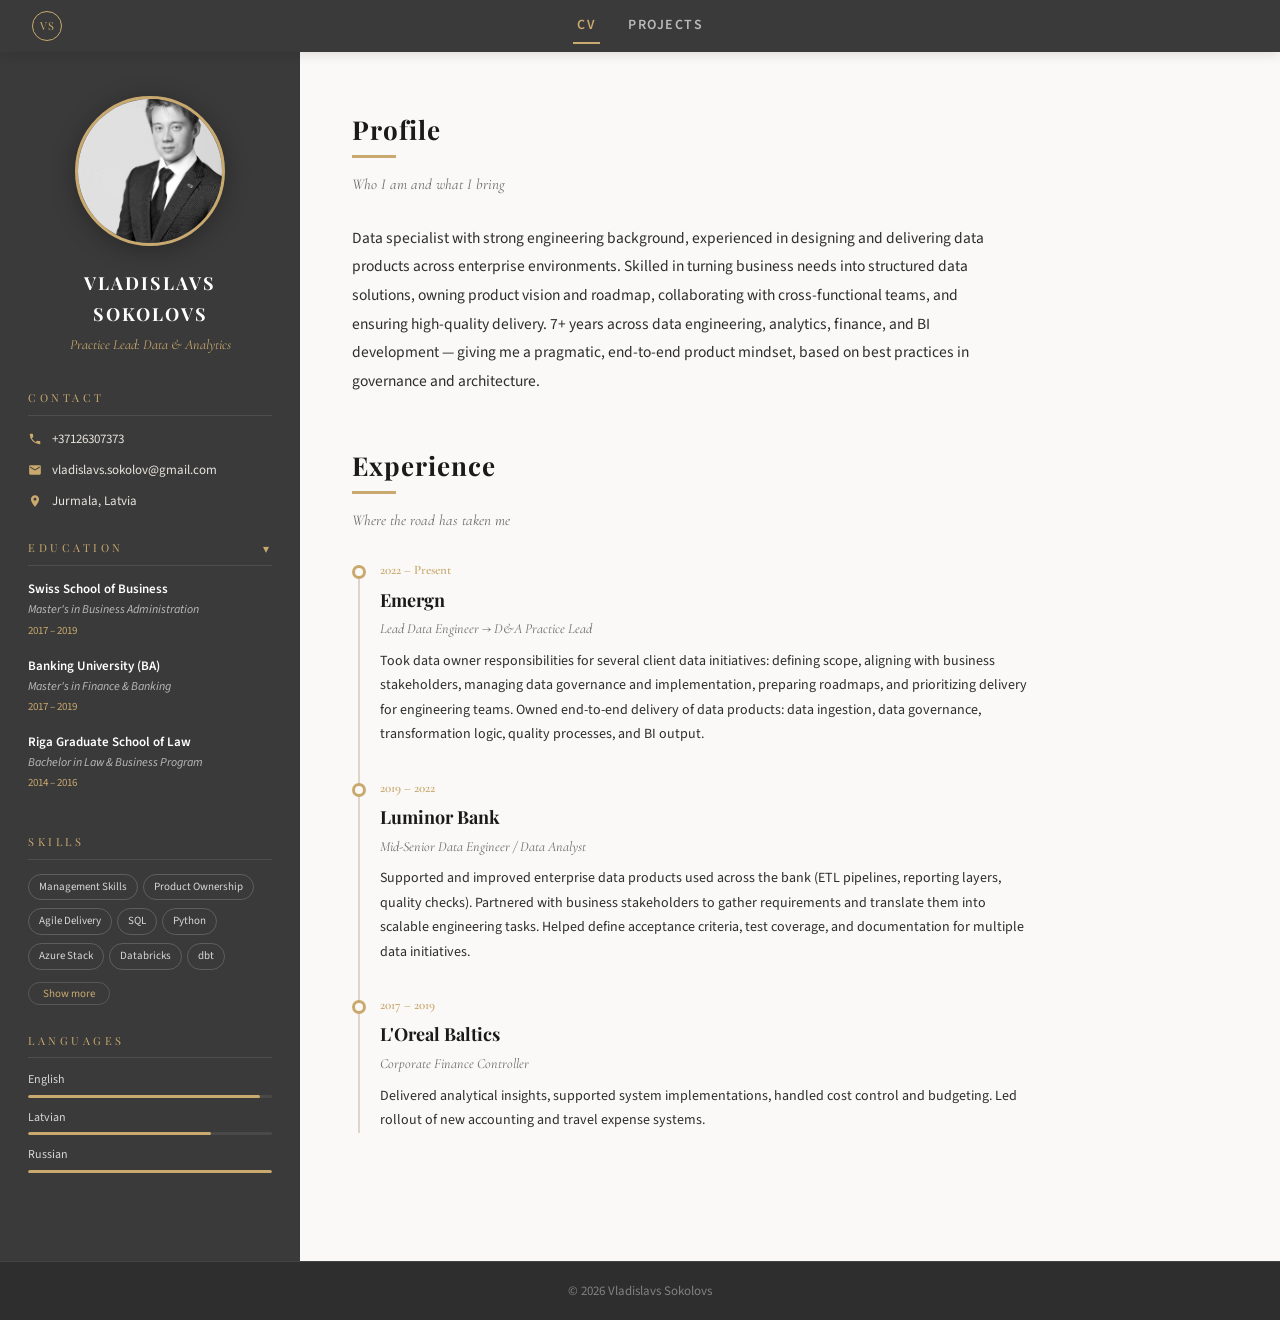
<file: index.html>
<!DOCTYPE html>
<html lang="en">
<head>
<meta charset="UTF-8">
<meta name="viewport" content="width=device-width, initial-scale=1.0">
<title>Loading…</title>
<link rel="preconnect" href="https://fonts.googleapis.com">
<link href="https://fonts.googleapis.com/css2?family=Playfair+Display:ital,wght@0,400;0,600;0,700;0,800;1,400&family=Source+Sans+3:ital,wght@0,300;0,400;0,500;0,600;0,700;1,400&family=Cormorant+Garamond:ital,wght@0,400;0,500;0,600;0,700;1,400&display=swap" rel="stylesheet">
<link rel="stylesheet" href="styles.css">
</head>
<body>

<header class="topbar">
  <div class="topbar-inner">
    <button class="topbar-hamburger" id="hamburgerBtn" aria-label="Menu">&#9776;</button>
    <a href="index.html" class="topbar-brand" id="topbarBrand"></a>
    <nav class="topbar-nav">
      <a href="index.html" class="topbar-link active">CV</a>
      <a href="projects.html" class="topbar-link">Projects</a>
    </nav>
  </div>
</header>
<div class="sidebar-overlay" id="sidebarOverlay"></div>

<div class="site-wrapper">
  <aside class="sidebar" id="sidebar">
    <div class="sidebar-inner">
      <div class="photo-frame"><img src="My%20Photo.jpg" alt="Photo" class="photo-img"><span class="initials" id="photoInitials"></span></div>
      <h1 class="sidebar-name" id="sidebarName"></h1>
      <p class="sidebar-title" id="sidebarTitle"></p>
      <div class="sidebar-section"><div class="sidebar-section-label">Contact</div><div id="contactList"></div></div>
      <div class="sidebar-section">
        <div class="sidebar-section-label collapsible-toggle" id="educationToggle">Education<span class="toggle-arrow">&#9662;</span></div>
        <div class="collapsible-content" id="educationList"></div>
      </div>
      <div class="sidebar-section">
        <div class="sidebar-section-label">Skills</div>
        <div id="skillsList"></div>
        <button class="skills-show-more" id="skillsToggle" style="display:none;">Show more</button>
      </div>
      <div class="sidebar-section"><div class="sidebar-section-label">Languages</div><div id="languagesList"></div></div>
    </div>
  </aside>

  <main class="main-content">
    <div class="content-area">
      <section id="profile">
        <h2 class="section-heading">Profile</h2>
        <p class="section-subtitle">Who I am and what I bring</p>
        <p class="profile-text" id="profileText"></p>
      </section>
      <section id="experience">
        <h2 class="section-heading">Experience</h2>
        <p class="section-subtitle">Where the road has taken me</p>
        <div class="timeline" id="experienceTimeline"></div>
      </section>
    </div>
  </main>
</div>

<footer class="site-footer">
  <span>&copy; <span id="footerYear"></span> <span id="footerName"></span></span>
</footer>

<script src="app.js"></script>
</body>
</html>
</file>
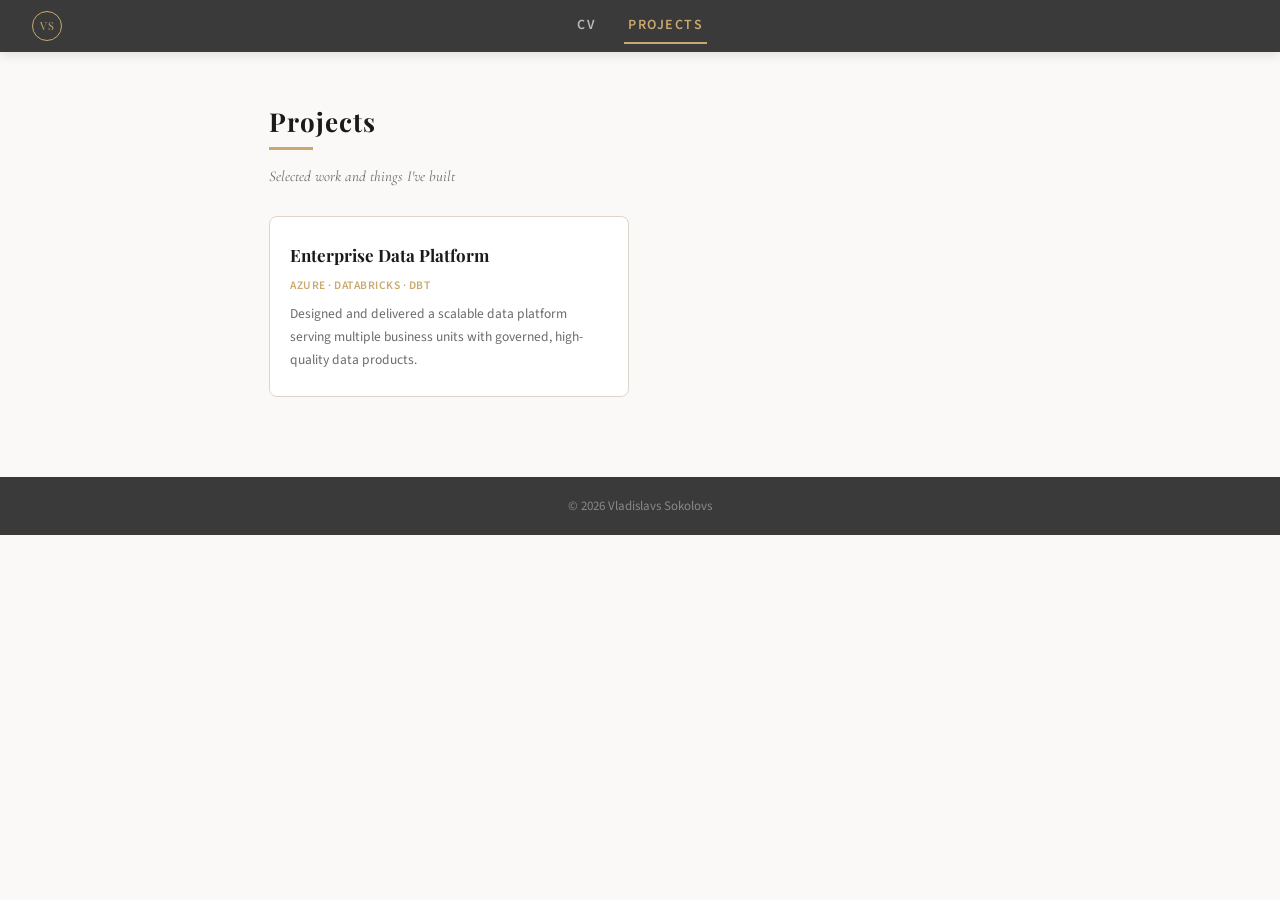
<file: projects.html>
<!DOCTYPE html>
<html lang="en">
<head>
<meta charset="UTF-8">
<meta name="viewport" content="width=device-width, initial-scale=1.0">
<title>Projects</title>
<link rel="preconnect" href="https://fonts.googleapis.com">
<link href="https://fonts.googleapis.com/css2?family=Playfair+Display:ital,wght@0,400;0,600;0,700;0,800;1,400&family=Source+Sans+3:ital,wght@0,300;0,400;0,500;0,600;0,700;1,400&family=Cormorant+Garamond:ital,wght@0,400;0,500;0,600;0,700;1,400&display=swap" rel="stylesheet">
<link rel="stylesheet" href="styles.css">
</head>
<body>

<header class="topbar">
  <div class="topbar-inner">
    <a href="index.html" class="topbar-brand" id="topbarBrand"></a>
    <nav class="topbar-nav">
      <a href="index.html" class="topbar-link">CV</a>
      <a href="projects.html" class="topbar-link active">Projects</a>
    </nav>
  </div>
</header>

<main class="projects-page-content">
  <h2 class="section-heading">Projects</h2>
  <p class="section-subtitle">Selected work and things I've built</p>
  <div class="projects-grid" id="projectsGrid"></div>
</main>

<footer class="projects-footer">
  <span>&copy; <span id="footerYear"></span> <span id="footerName"></span></span>
</footer>

<script src="app.js"></script>
</body>
</html>
</file>
<file: styles.css>
*, *::before, *::after { margin: 0; padding: 0; box-sizing: border-box; }

:root {
  --sidebar-bg: #3a3a3a;
  --sidebar-dark: #2e2e2e;
  --sidebar-text: #e8e4df;
  --sidebar-accent: #c9a96e;
  --main-bg: #faf9f7;
  --main-text: #2d2d2d;
  --heading-color: #1a1a1a;
  --muted: #6b6b6b;
  --border: #ddd5ca;
  --card-bg: #ffffff;
  --accent: #c9a96e;
  --accent-hover: #b8944f;
  --sidebar-width: 300px;
  --font-display: 'Playfair Display', Georgia, serif;
  --font-body: 'Source Sans 3', 'Segoe UI', sans-serif;
  --font-accent: 'Cormorant Garamond', Georgia, serif;
}

html { scroll-behavior: smooth; }

body {
  font-family: var(--font-body);
  background: var(--main-bg);
  color: var(--main-text);
  line-height: 1.7;
  font-size: 16px;
  display: flex; flex-direction: column; min-height: 100vh;
}

.site-wrapper { display: flex; flex: 1; }

/* ===== SIDEBAR ===== */
.sidebar {
  width: var(--sidebar-width);
  background: var(--sidebar-bg);
  color: var(--sidebar-text);
  display: flex;
  flex-direction: column;
  flex-shrink: 0;
}
.sidebar-inner { padding: 44px 28px 24px; flex: 1; }

.photo-frame {
  width: 150px; height: 150px;
  border-radius: 50%;
  border: 3px solid var(--sidebar-accent);
  overflow: hidden;
  margin: 0 auto 22px;
  background: #555;
  display: flex; align-items: center; justify-content: center;
  box-shadow: 0 4px 24px rgba(0,0,0,0.3);
}
.photo-frame .photo-img {
  width: 130%; height: 130%;
  object-fit: cover;
  object-position: 60% 15%;
  -webkit-filter: grayscale(1) saturate(0) contrast(1.06);
  filter: grayscale(1) saturate(0) contrast(1.06);
}
.photo-frame .initials {
  font-family: var(--font-display);
  font-size: 44px;
  color: var(--sidebar-accent);
  letter-spacing: 2px;
  display: none;
}

.sidebar-name {
  font-family: var(--font-display);
  font-size: 18px; font-weight: 700;
  text-align: center; letter-spacing: 2px;
  text-transform: uppercase; margin-bottom: 4px; color: #fff;
}
.sidebar-title {
  font-family: var(--font-accent);
  font-size: 14px; text-align: center;
  color: var(--sidebar-accent);
  font-style: italic; margin-bottom: 32px;
}

.sidebar-section { margin-bottom: 26px; }
.sidebar-section-label {
  font-family: var(--font-display);
  font-size: 11px; letter-spacing: 3.5px;
  text-transform: uppercase; color: var(--sidebar-accent);
  margin-bottom: 12px; padding-bottom: 7px;
  border-bottom: 1px solid rgba(255,255,255,0.1);
}

.contact-item {
  display: flex; align-items: center; gap: 10px;
  margin-bottom: 9px; font-size: 13px; word-break: break-all;
}
.contact-item svg { width: 14px; height: 14px; fill: var(--sidebar-accent); flex-shrink: 0; }
.contact-item a { color: var(--sidebar-text); text-decoration: none; transition: color 0.2s; }
.contact-item a:hover { color: var(--sidebar-accent); }

.edu-item { margin-bottom: 14px; }
.edu-school { font-weight: 600; font-size: 13px; color: #fff; }
.edu-degree { font-size: 12px; color: rgba(255,255,255,0.65); font-style: italic; }
.edu-year { font-size: 11px; color: var(--sidebar-accent); margin-top: 1px; }

.skill-tag {
  display: inline-block; padding: 3px 10px;
  border: 1px solid rgba(255,255,255,0.18);
  border-radius: 20px; font-size: 11px;
  margin: 0 5px 6px 0; color: rgba(255,255,255,0.8);
  transition: all 0.25s;
}
.skill-tag:hover { border-color: var(--sidebar-accent); color: var(--sidebar-accent); }

/* Collapsible toggle */
.collapsible-toggle {
  cursor: pointer; display: flex; align-items: center; justify-content: space-between;
  user-select: none;
}
.toggle-arrow {
  font-size: 12px; transition: transform 0.3s ease; display: inline-block;
  color: var(--sidebar-accent);
}
.collapsible-toggle.collapsed .toggle-arrow { transform: rotate(-90deg); }
.collapsible-content {
  overflow: hidden; transition: max-height 0.35s ease, opacity 0.3s ease;
  max-height: 500px; opacity: 1;
}
.collapsible-content.collapsed {
  max-height: 0; opacity: 0;
}

/* Skills show more */
.skill-tag.hidden-skill { display: none; }
.skills-show-more {
  background: none; border: 1px solid rgba(255,255,255,0.15);
  color: var(--sidebar-accent); font-size: 11px; padding: 3px 14px;
  border-radius: 20px; cursor: pointer; margin-top: 6px;
  transition: all 0.25s; font-family: var(--font-body);
}
.skills-show-more:hover { border-color: var(--sidebar-accent); background: rgba(201,169,110,0.1); }

.lang-item { margin-bottom: 10px; }
.lang-name { font-size: 12px; margin-bottom: 4px; color: rgba(255,255,255,0.8); }
.lang-bar-track { height: 3px; background: rgba(255,255,255,0.08); border-radius: 2px; overflow: hidden; }
.lang-bar-fill { height: 100%; background: var(--sidebar-accent); border-radius: 2px; transition: width 0.8s ease; }

/* ===== TOPBAR ===== */
.topbar {
  background: var(--sidebar-bg);
  position: sticky; top: 0; z-index: 100;
  box-shadow: 0 2px 12px rgba(0,0,0,0.12);
}
.topbar-inner {
  padding: 0 32px; height: 52px;
  display: flex; align-items: center; position: relative;
}
.topbar-brand {
  width: 30px; height: 30px; border-radius: 50%;
  border: 1.5px solid var(--sidebar-accent);
  display: flex; align-items: center; justify-content: center;
  font-family: var(--font-display); font-size: 11px;
  color: var(--sidebar-accent); letter-spacing: 1px;
  text-decoration: none; flex-shrink: 0;
  transition: all 0.25s;
}
.topbar-brand:hover { background: rgba(201,169,110,0.12); }
.topbar-nav {
  display: flex; gap: 24px;
  position: absolute; left: 50%; transform: translateX(-50%);
}
.topbar-link {
  color: rgba(255,255,255,0.65); text-decoration: none;
  font-size: 14px; font-weight: 600;
  letter-spacing: 1.5px; text-transform: uppercase;
  padding: 6px 4px; position: relative;
  transition: color 0.2s;
}
.topbar-link::after {
  content: ''; position: absolute; left: 0; bottom: 0;
  width: 100%; height: 2px; background: var(--sidebar-accent);
  transform: scaleX(0); transition: transform 0.25s ease;
}
.topbar-link:hover { color: rgba(255,255,255,0.9); }
.topbar-link.active { color: var(--sidebar-accent); }
.topbar-link.active::after { transform: scaleX(1); }
.topbar-hamburger {
  display: none; background: none; border: none;
  color: #fff; font-size: 22px; cursor: pointer; padding: 4px;
}
.sidebar-overlay {
  display: none; position: fixed; inset: 0;
  background: rgba(0,0,0,0.5); z-index: 250;
}
.sidebar-overlay.active { display: block; }

/* ===== MAIN CONTENT ===== */
.main-content { flex: 1; }
.content-area { max-width: 780px; padding: 56px 52px 80px; }

.section-heading {
  font-family: var(--font-display);
  font-size: 26px; font-weight: 700;
  color: var(--heading-color); letter-spacing: 1px;
  margin-bottom: 6px; position: relative; display: inline-block;
}
.section-heading::after {
  content: ''; position: absolute; left: 0; bottom: -6px;
  width: 44px; height: 3px; background: var(--accent);
}
.section-subtitle {
  font-family: var(--font-accent);
  font-size: 15px; color: var(--muted);
  font-style: italic; margin-bottom: 26px; margin-top: 14px;
}

section { margin-bottom: 48px; }
.profile-text { font-size: 15.5px; line-height: 1.85; max-width: 640px; }

/* Timeline */
.timeline { position: relative; padding-left: 28px; }
.timeline::before {
  content: ''; position: absolute;
  left: 6px; top: 6px; bottom: 0;
  width: 2px; background: var(--border);
}
.timeline-item { position: relative; margin-bottom: 30px; }
.timeline-item::before {
  content: ''; position: absolute;
  left: -28px; top: 6px;
  width: 14px; height: 14px; border-radius: 50%;
  border: 3px solid var(--accent);
  background: var(--main-bg); z-index: 1;
}
.timeline-date { font-family: var(--font-accent); font-size: 13px; color: var(--accent); font-weight: 600; margin-bottom: 3px; }
.timeline-company { font-family: var(--font-display); font-size: 18px; font-weight: 700; color: var(--heading-color); margin-bottom: 2px; }
.timeline-role { font-family: var(--font-accent); font-size: 14px; color: var(--muted); font-style: italic; margin-bottom: 8px; }
.timeline-desc { font-size: 14px; line-height: 1.75; }

/* Footer */
.site-footer {
  background: var(--sidebar-dark); color: rgba(255,255,255,0.4);
  padding: 18px 0; font-size: 13px; text-align: center;
  border-top: 1px solid rgba(255,255,255,0.1);
}

/* ===== PROJECTS PAGE ===== */

.projects-page-content {
  max-width: 960px; margin: 0 auto;
  padding: 48px 32px 80px;
}

.projects-grid { display: grid; grid-template-columns: repeat(auto-fill, minmax(290px, 1fr)); gap: 22px; }
.project-card {
  background: var(--card-bg); border: 1px solid var(--border);
  border-radius: 8px; padding: 24px 20px;
  transition: all 0.3s ease; position: relative; overflow: hidden;
}
.project-card::before {
  content: ''; position: absolute; top: 0; left: 0;
  width: 100%; height: 3px; background: var(--accent);
  transform: scaleX(0); transform-origin: left; transition: transform 0.3s ease;
}
.project-card:hover { box-shadow: 0 6px 28px rgba(0,0,0,0.07); transform: translateY(-2px); }
.project-card:hover::before { transform: scaleX(1); }
.project-card h3 { font-family: var(--font-display); font-size: 17px; color: var(--heading-color); margin-bottom: 6px; }
.project-tech { font-size: 11.5px; color: var(--accent); font-weight: 600; letter-spacing: 0.5px; text-transform: uppercase; margin-bottom: 8px; }
.project-card p { font-size: 13.5px; line-height: 1.7; color: var(--muted); }
.project-link { display: inline-block; margin-top: 12px; color: var(--accent); text-decoration: none; font-size: 13px; font-weight: 600; transition: color 0.2s; }
.project-link:hover { color: var(--accent-hover); }
.empty-state { text-align: center; padding: 40px 20px; color: var(--muted); font-style: italic; font-family: var(--font-accent); font-size: 16px; grid-column: 1 / -1; }

.projects-footer {
  background: var(--sidebar-bg); color: rgba(255,255,255,0.4);
  padding: 18px 0; font-size: 13px; text-align: center;
}

/* ===== MOBILE ===== */
@media (max-width: 900px) {
  .topbar-hamburger { display: block; }
  .sidebar {
    position: fixed; top: 0; left: 0;
    width: var(--sidebar-width); height: 100vh;
    overflow-y: auto; z-index: 300;
    transform: translateX(-100%);
    transition: transform 0.35s ease;
  }
  .sidebar.open { transform: translateX(0); }
  .content-area { padding: 28px 18px 50px; }
  .topbar-inner { padding: 0 18px; }
  .projects-page-content { padding: 32px 18px 60px; }
  .projects-grid { grid-template-columns: 1fr; }
}

/* ===== ANIMATIONS ===== */
@keyframes fadeUp { from { opacity: 0; transform: translateY(16px); } to { opacity: 1; transform: translateY(0); } }
section { animation: fadeUp 0.45s ease both; }
section:nth-child(2) { animation-delay: 0.08s; }
</file>
